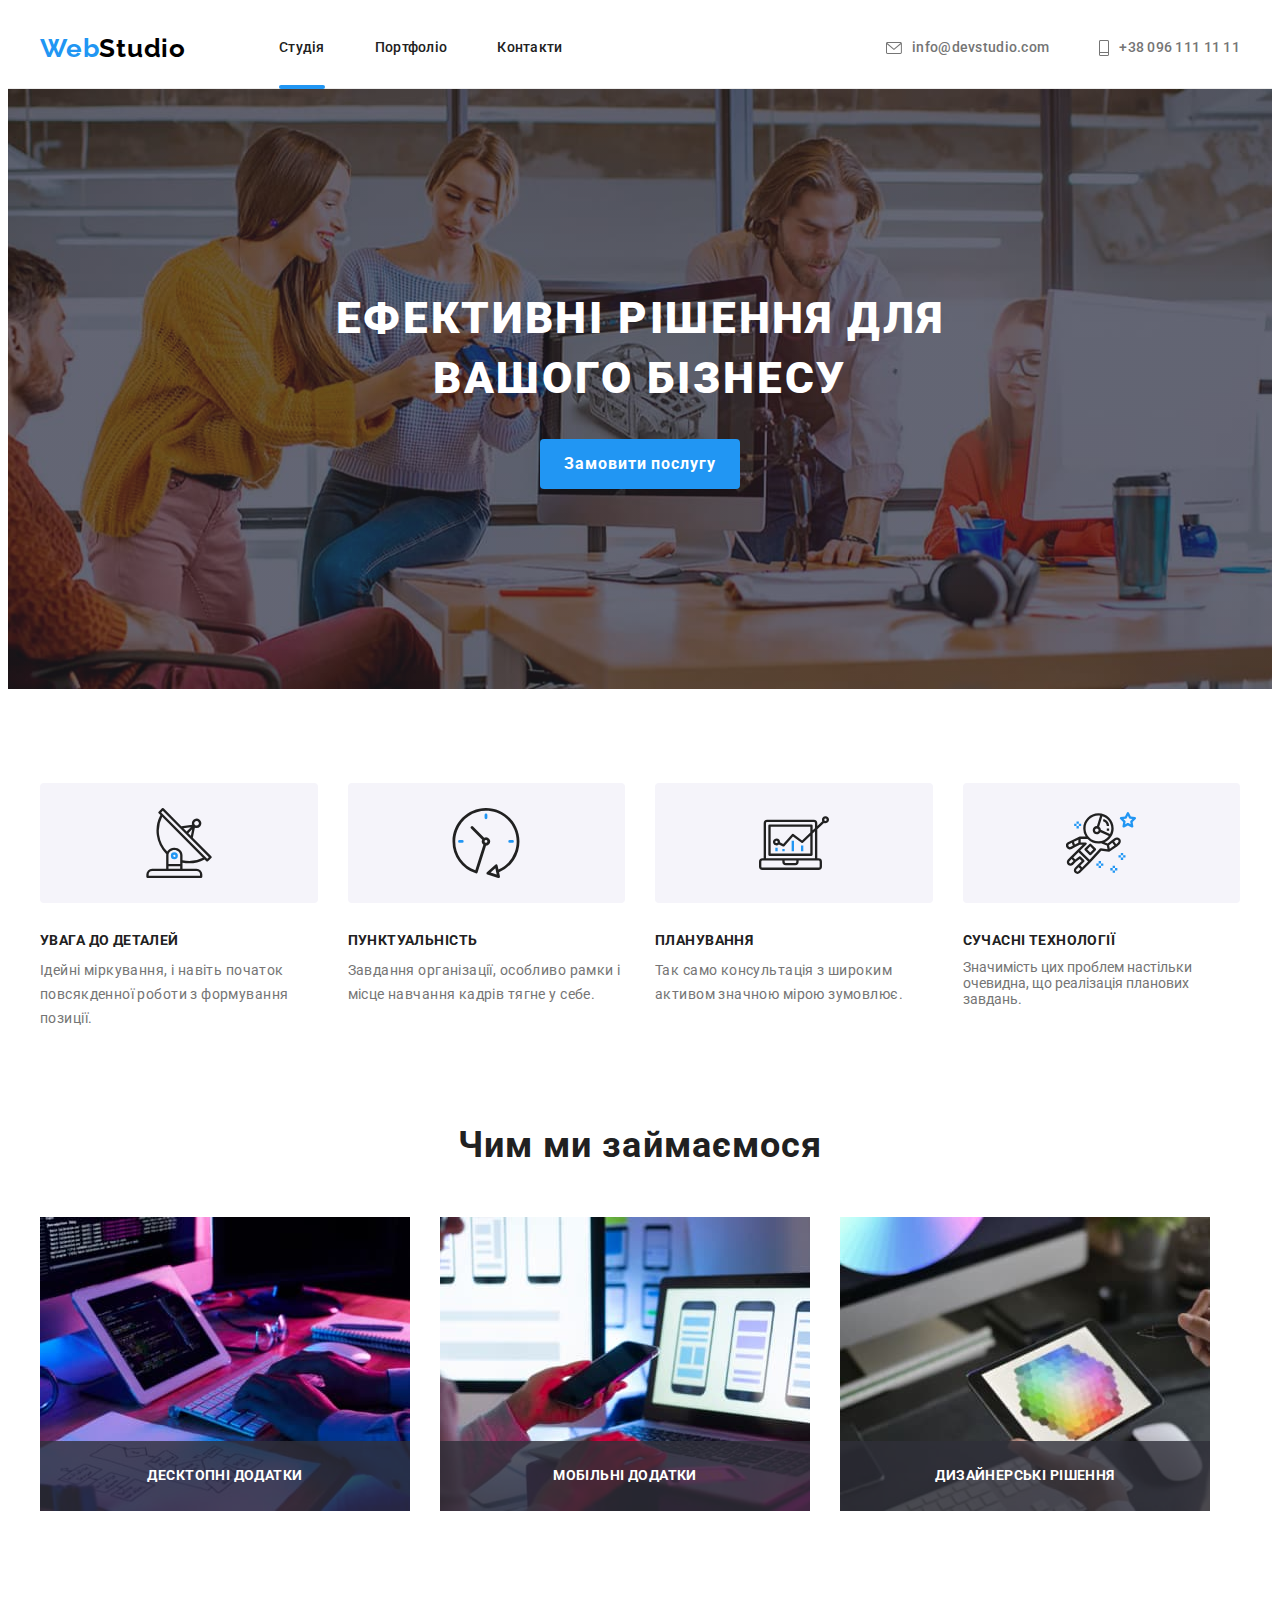
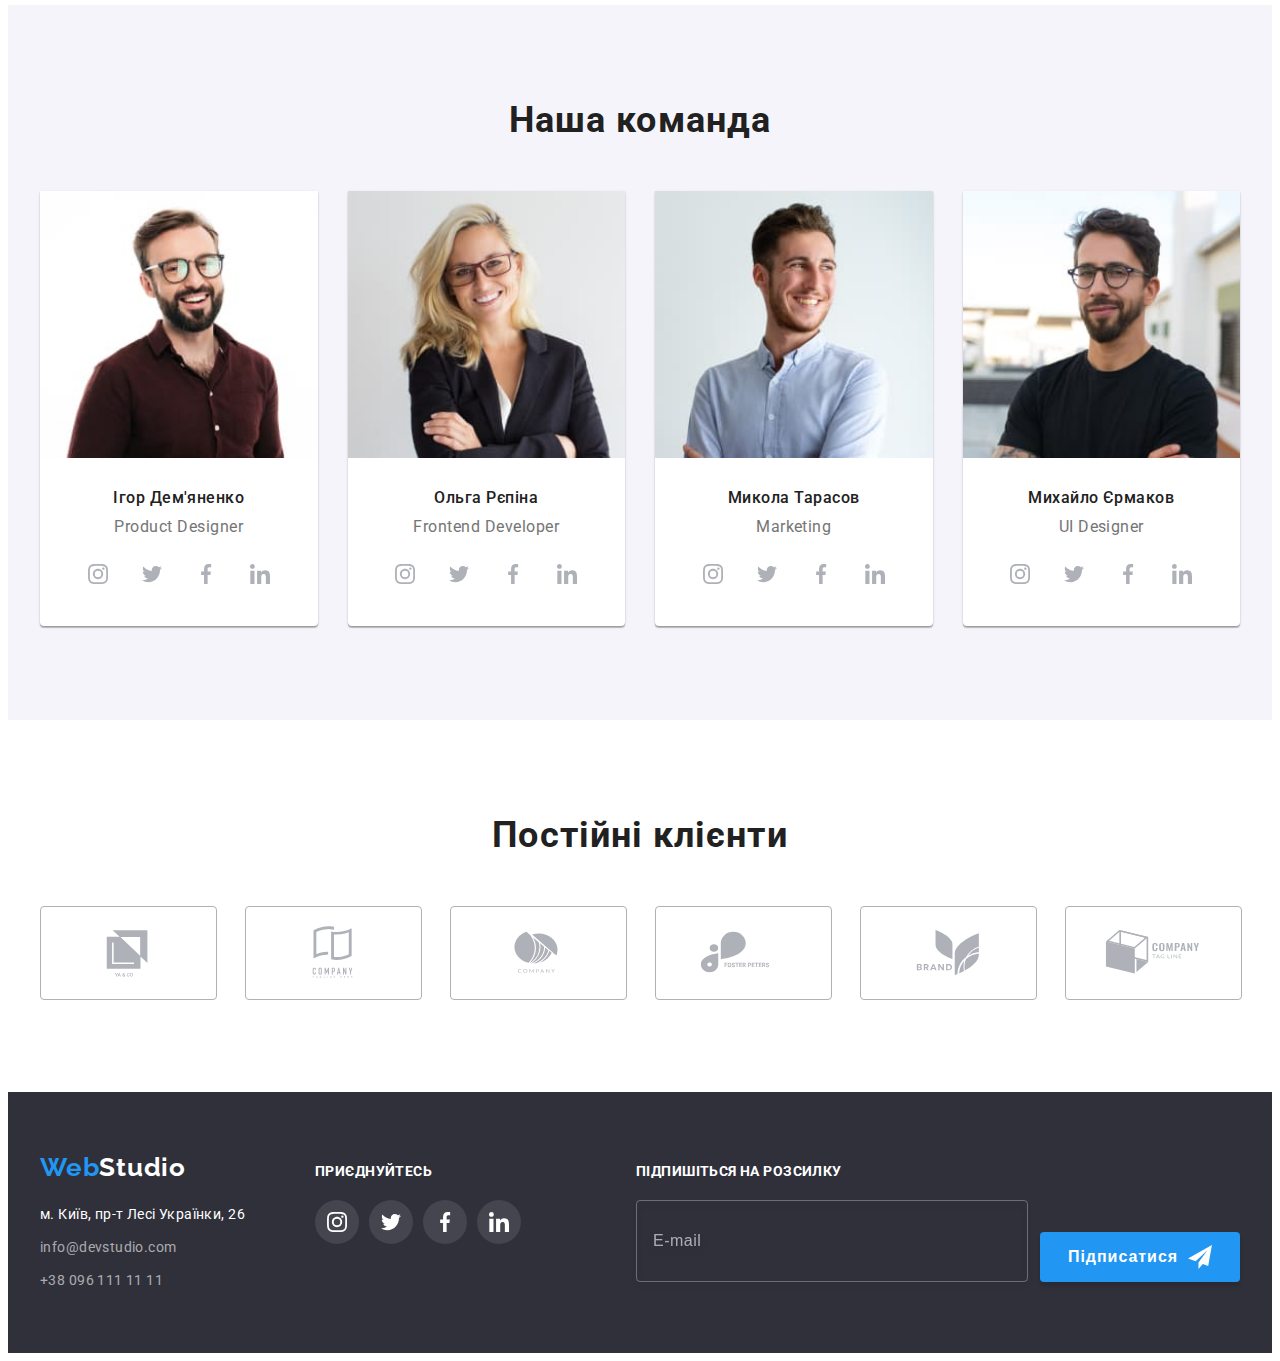
<file: index.html>
<!DOCTYPE html>
<html lang="uk">
  <head>
    <meta charset="UTF-8" />
    <meta http-equiv="X-UA-Compatible" content="IE=edge" />
    <meta name="viewport" content="width=device-width, initial-scale=1.0" />
    <title>WebStudio</title>
    <link rel="preconnect" href="https://fonts.googleapis.com" />
    <link rel="preconnect" href="https://fonts.gstatic.com" crossorigin />
    <link
      href="https://fonts.googleapis.com/css2?family=Raleway:wght@700&family=Roboto:wght@400;500;700;900&display=swap"
      rel="stylesheet"
    />
    <link
      rel="stylesheet"
      href="https://cdnjs.cloudflare.com/ajax/libs/modern-normalize/1.1.0/modern-normalize.min.css"
      integrity="sha512-wpPYUAdjBVSE4KJnH1VR1HeZfpl1ub8YT/NKx4PuQ5NmX2tKuGu6U/JRp5y+Y8XG2tV+wKQpNHVUX03MfMFn9Q=="
      crossorigin="anonymous"
      referrerpolicy="no-referrer"
    />
    <link rel="stylesheet" href="./css/main.min.css" />
  </head>
  <body>
    <header class="header">
      <div class="container header__container">
        <a class="logo header__logo" href="./index.html"
          >Web<span class="logo__right-part">Studio</span></a
        >
        <button class="icon-menu js-open-menu">
          <svg class="icon">
            <use href="./images/icons.svg#icon-menu"></use>
          </svg>
        </button>
        <nav class="navigation header__navigation">
          <ul class="navigation__list list">
            <li class="navigation__item">
              <a class="navigation__link navigation__link--current" href="./index.html">Студія</a>
            </li>
            <li class="navigation__item">
              <a class="navigation__link" href="./portfolio.html">Портфоліо</a>
            </li>
            <li class="navigation__item">
              <a class="navigation__link" href="#">Контакти</a>
            </li>
          </ul>
        </nav>
        <ul class="contacts list">
          <li class="contacts__item">
            <a class="contacts__link" href="mailto:info@devstudio.com"
              ><svg class="contacts__icon contacts__icon--email">
                <use href="./images/icons.svg#icon-email"></use></svg
              >info@devstudio.com</a
            >
          </li>
          <li class="contacts__item">
            <a class="contacts__link" href="tel:+380961111111"
              ><svg class="contacts__icon contacts__icon--phone">
                <use href="./images/icons.svg#icon-phone"></use></svg
              >+38 096 111 11 11</a
            >
          </li>
        </ul>
      </div>

      <div class="menu-container js-menu-container">
        <div class="container">
          <button class="icon-menu-close js-close-menu">
            <svg width="40" height="40">
              <use href="./images/icons.svg#icon-close-menu"></use>
            </svg>
          </button>
          <ul class="mobile-menu list">
            <li class="item"><a href="./index.html" class="link current">Студія</a></li>
            <li class="item"><a href="./portfolio.html" class="link">Портфоліо</a></li>
            <li class="item"><a href="" class="link">Контакти</a></li>
          </ul>

          <div>
            <ul class="mobile-menu-contacts list">
              <li class="item mobile-menu-phone">
                <a class="link" href="tel:+380961111111">+38 096 111 11 11</a>
              </li>
              <li class="item mobile-menu-email">
                <a class="link" href="mail:info@devstudio.com">info@devstudio.com</a>
              </li>
            </ul>

            <ul class="mobile-menu-networks list">
              <li class="item"><a class="link" href="">Instagram</a></li>
              <li class="item"><a class="link" href="">Twitter</a></li>
              <li class="item"><a class="link" href="">Facebook</a></li>
              <li class="item"><a class="link" href="">LinkedIn</a></li>
            </ul>
          </div>
        </div>
      </div>
    </header>
    <main>
      <section class="hero">
        <div class="container">
          <h1 class="hero__title">Ефективні рішення для вашого бізнесу</h1>
          <button class="hero__btn" type="button" data-modal-open>Замовити послугу</button>
        </div>
      </section>

      <section class="features section">
        <div class="container">
          <h2 class="section__title visually-hidden">Особливості</h2>
          <ul class="cards list">
            <li class="cards__item">
              <div class="cards__wrap">
                <svg class="cards__icon" width="70" height="70">
                  <use href="./images/icons.svg#icon-antenna"></use>
                </svg>
              </div>
              <h3 class="cards__title">Увага до деталей</h3>
              <p class="cards__descr">
                Ідейні міркування, і навіть початок повсякденної роботи з формування позиції.
              </p>
            </li>
            <li class="cards__item">
              <div class="cards__wrap">
                <svg class="cards__icon" width="70" height="70">
                  <use href="./images/icons.svg#icon-clock"></use>
                </svg>
              </div>
              <h3 class="cards__title">Пунктуальність</h3>
              <p class="cards__descr">
                Завдання організації, особливо рамки і місце навчання кадрів тягне у себе.
              </p>
            </li>
            <li class="cards__item">
              <div class="cards__wrap">
                <svg class="cards__icon" width="70" height="70">
                  <use href="./images/icons.svg#icon-diagram"></use>
                </svg>
              </div>
              <h3 class="cards__title">Планування</h3>
              <p class="cards__descr">
                Так само консультація з широким активом значною мірою зумовлює.
              </p>
            </li>
            <li class="cards__item">
              <div class="cards__wrap">
                <svg class="cards__icon" width="70" height="70">
                  <use href="./images/icons.svg#icon-astronaut"></use>
                </svg>
              </div>
              <h3 class="cards__title">Сучасні технології</h3>
              <p>Значимість цих проблем настільки очевидна, що реалізація планових завдань.</p>
            </li>
          </ul>
        </div>
      </section>

      <section class="section section-work">
        <div class="container">
          <h2 class="section__title">Чим ми займаємося</h2>
          <ul class="work list">
            <li class="work__item">
              <div class="work__thumb">
                <img
                  srcset="./images/type-work-1.jpg 1x, ./images/type-work-1-2x.jpg 2x"
                  src="./images/type-work-1.jpg"
                  alt="Складання алгоритму роботи"
                  width="370"
                />
                <p class="work__title">Десктопні додатки</p>
              </div>
            </li>
            <li class="work__item">
              <div class="work__thumb">
                <img
                  srcset="./images/type-work-2.jpg 1x, ./images/type-work-2-2x.jpg 2x"
                  src="./images/type-work-2.jpg"
                  alt="Мобільні пристрої"
                  width="370"
                />
                <p class="work__title">Мобільні додатки</p>
              </div>
            </li>
            <li class="work__item">
              <div class="work__thumb">
                <img
                  srcset="./images/type-work-3.jpg 1x, ./images/type-work-3-2x.jpg 2x"
                  src="./images/type-work-3.jpg"
                  alt="Планшети"
                  width="370"
                />
                <p class="work__title">Дизайнерські рішення</p>
              </div>
            </li>
          </ul>
        </div>
      </section>

      <section class="section section--bg-light">
        <div class="container">
          <h2 class="section__title">Наша команда</h2>
          <ul class="people-list list">
            <li class="people-list__item">
              <picture>
                <source
                  srcset="./images/member-1.jpg 1x, ./images/member-1-2x.jpg 2x"
                  media="(min-width: 1200px)"
                />
                <source
                  srcset="./images/member-1-tablet.jpg 1x, ./images/member-1-tablet-2x.jpg 2x"
                  media="(min-width: 768px)"
                />
                <source
                  srcset="./images/member-1-mobile.jpg 1x, ./images/member-1-mobile-2x.jpg 2x"
                  media="(max-width: 767px)"
                />
                <img
                  class="people-list__img"
                  src="./images/member-1.jpg"
                  alt="Ігор Дем'яненко"
                  width="450"
                />
              </picture>
              <div class="people-list__info">
                <h3 class="people-list__title">Ігор Дем'яненко</h3>
                <p class="people-list__descr" lang="en">Product Designer</p>
                <ul class="networks list">
                  <li class="networks__item">
                    <a class="networks__link networks__link--light" href="#">
                      <svg class="networks__icon">
                        <use href="./images/icons.svg#icon-instagram"></use>
                      </svg>
                    </a>
                  </li>
                  <li class="networks__item">
                    <a class="networks__link networks__link--light" href="#">
                      <svg class="networks__icon">
                        <use href="./images/icons.svg#icon-twitter"></use>
                      </svg>
                    </a>
                  </li>
                  <li class="networks__item">
                    <a class="networks__link networks__link--light" href="#">
                      <svg class="networks__icon">
                        <use href="./images/icons.svg#icon-facebook"></use>
                      </svg>
                    </a>
                  </li>
                  <li class="networks__item">
                    <a class="networks__link networks__link--light" href="#">
                      <svg class="networks__icon">
                        <use href="./images/icons.svg#icon-linkedin"></use>
                      </svg>
                    </a>
                  </li>
                </ul>
              </div>
            </li>
            <li class="people-list__item">
              <picture>
                <source
                  srcset="./images/member-2.jpg 1x, ./images/member-2-2x.jpg 2x"
                  media="(min-width: 1200px)"
                />
                <source
                  srcset="./images/member-2-tablet.jpg 1x, ./images/member-2-tablet-2x.jpg 2x"
                  media="(min-width: 768px)"
                />
                <source
                  srcset="./images/member-2-mobile.jpg 1x, ./images/member-2-mobile-2x.jpg 2x"
                  media="(max-width: 767px)"
                />
                <img
                  class="people-list__img"
                  src="./images/member-2.jpg"
                  alt="Ольга Рєпіна"
                  width="450"
                />
              </picture>
              <div class="people-list__info">
                <h3 class="people-list__title">Ольга Рєпіна</h3>
                <p class="people-list__descr" lang="en">Frontend Developer</p>
                <ul class="networks list">
                  <li class="networks__item">
                    <a class="networks__link networks__link--light" href="#">
                      <svg class="networks__icon">
                        <use href="./images/icons.svg#icon-instagram"></use>
                      </svg>
                    </a>
                  </li>
                  <li class="networks__item">
                    <a class="networks__link networks__link--light" href="#">
                      <svg class="networks__icon">
                        <use href="./images/icons.svg#icon-twitter"></use>
                      </svg>
                    </a>
                  </li>
                  <li class="networks__item">
                    <a class="networks__link networks__link--light" href="#">
                      <svg class="networks__icon">
                        <use href="./images/icons.svg#icon-facebook"></use>
                      </svg>
                    </a>
                  </li>
                  <li class="networks__item">
                    <a class="networks__link networks__link--light" href="#">
                      <svg class="networks__icon">
                        <use href="./images/icons.svg#icon-linkedin"></use>
                      </svg>
                    </a>
                  </li>
                </ul>
              </div>
            </li>
            <li class="people-list__item">
              <picture>
                <source
                  srcset="./images/member-3.jpg 1x, ./images/member-3-2x.jpg 2x"
                  media="(min-width: 1200px)"
                />
                <source
                  srcset="./images/member-3-tablet.jpg 1x, ./images/member-3-tablet-2x.jpg 2x"
                  media="(min-width: 768px)"
                />
                <source
                  srcset="./images/member-3-mobile.jpg 1x, ./images/member-3-mobile-2x.jpg 2x"
                  media="(max-width: 767px)"
                />
                <img
                  class="people-list__img"
                  src="./images/member-3.jpg"
                  alt="Микола Тарасов"
                  width="450"
                />
              </picture>
              <div class="people-list__info">
                <h3 class="people-list__title">Микола Тарасов</h3>
                <p class="people-list__descr" lang="en">Marketing</p>
                <ul class="networks list">
                  <li class="networks__item">
                    <a class="networks__link networks__link--light" href="#">
                      <svg class="networks__icon">
                        <use href="./images/icons.svg#icon-instagram"></use>
                      </svg>
                    </a>
                  </li>
                  <li class="networks__item">
                    <a class="networks__link networks__link--light" href="#">
                      <svg class="networks__icon">
                        <use href="./images/icons.svg#icon-twitter"></use>
                      </svg>
                    </a>
                  </li>
                  <li class="networks__item">
                    <a class="networks__link networks__link--light" href="#">
                      <svg class="networks__icon">
                        <use href="./images/icons.svg#icon-facebook"></use>
                      </svg>
                    </a>
                  </li>
                  <li class="networks__item">
                    <a class="networks__link networks__link--light" href="#">
                      <svg class="networks__icon">
                        <use href="./images/icons.svg#icon-linkedin"></use>
                      </svg>
                    </a>
                  </li>
                </ul>
              </div>
            </li>
            <li class="people-list__item">
              <picture>
                <source
                  srcset="./images/member-4.jpg 1x, ./images/member-4-2x.jpg 2x"
                  media="(min-width: 1200px)"
                />
                <source
                  srcset="./images/member-4-tablet.jpg 1x, ./images/member-4-tablet-2x.jpg 2x"
                  media="(min-width: 768px)"
                />
                <source
                  srcset="./images/member-4-mobile.jpg 1x, ./images/member-4-mobile-2x.jpg 2x"
                  media="(max-width: 767px)"
                />
                <img
                  class="people-list__img"
                  src="./images/member-4.jpg"
                  alt="Михайло Єрмаков"
                  width="450"
                />
              </picture>
              <div class="people-list__info">
                <h3 class="people-list__title">Михайло Єрмаков</h3>
                <p class="people-list__descr" lang="en">UI Designer</p>
                <ul class="networks list">
                  <li class="networks__item">
                    <a class="networks__link networks__link--light" href="#">
                      <svg class="networks__icon">
                        <use href="./images/icons.svg#icon-instagram"></use>
                      </svg>
                    </a>
                  </li>
                  <li class="networks__item">
                    <a class="networks__link networks__link--light" href="#">
                      <svg class="networks__icon">
                        <use href="./images/icons.svg#icon-twitter"></use>
                      </svg>
                    </a>
                  </li>
                  <li class="networks__item">
                    <a class="networks__link networks__link--light" href="#">
                      <svg class="networks__icon">
                        <use href="./images/icons.svg#icon-facebook"></use>
                      </svg>
                    </a>
                  </li>
                  <li class="networks__item">
                    <a class="networks__link networks__link--light" href="#">
                      <svg class="networks__icon">
                        <use href="./images/icons.svg#icon-linkedin"></use>
                      </svg>
                    </a>
                  </li>
                </ul>
              </div>
            </li>
          </ul>
        </div>
      </section>

      <section class="section">
        <div class="container">
          <h2 class="section__title">Постійні клієнти</h2>
          <ul class="icons list">
            <li class="icons__item">
              <a class="icons__link" href="#">
                <svg class="icons__icon">
                  <use href="./images/icons.svg#icon-icons__1"></use>
                </svg>
              </a>
            </li>
            <li class="icons__item">
              <a class="icons__link" href="#">
                <svg class="icons__icon">
                  <use href="./images/icons.svg#icon-icons__2"></use>
                </svg>
              </a>
            </li>
            <li class="icons__item">
              <a class="icons__link" href="#">
                <svg class="icons__icon">
                  <use href="./images/icons.svg#icon-icons__3"></use>
                </svg>
              </a>
            </li>
            <li class="icons__item">
              <a class="icons__link" href="#">
                <svg class="icons__icon">
                  <use href="./images/icons.svg#icon-icons__4"></use>
                </svg>
              </a>
            </li>
            <li class="icons__item">
              <a class="icons__link" href="#">
                <svg class="icons__icon">
                  <use href="./images/icons.svg#icon-icons__5"></use>
                </svg>
              </a>
            </li>
            <li class="icons__item">
              <a class="icons__link" href="#">
                <svg class="icons__icon">
                  <use href="./images/icons.svg#icon-icons__6"></use>
                </svg>
              </a>
            </li>
          </ul>
        </div>
      </section>
    </main>
    <footer class="footer">
      <div class="container footer__container">
        <div class="footer__info">
          <div class="address footer__address">
            <a class="logo footer__logo" href="./index.html"
              >Web<span class="logo__right-part--white">Studio</span></a
            >
            <address>
              <ul class="list">
                <li class="address__item">
                  <a
                    class="address__link"
                    href="https://goo.gl/maps/juobPnAC9SNeync3A"
                    target="_blank"
                    rel="noopener noreferrer nofollow"
                    >м. Київ, пр-т Лесі Українки, 26</a
                  >
                </li>
                <li class="address__item">
                  <a class="address__link address__link--contacts" href="mailto:info@devstudio.com"
                    >info@devstudio.com</a
                  >
                </li>
                <li class="address__item">
                  <a class="address__link address__link--contacts" href="tel:+380961111111"
                    >+38 096 111 11 11</a
                  >
                </li>
              </ul>
            </address>
          </div>
          <div class="networks-block footer__networks-block">
            <p class="networks-block__title">Приєднуйтесь</p>
            <ul class="networks list">
              <li class="networks__item">
                <a class="networks__link networks__link--dark" href="#">
                  <svg class="networks__icon">
                    <use href="./images/icons.svg#icon-instagram"></use>
                  </svg>
                </a>
              </li>
              <li class="networks__item">
                <a class="networks__link networks__link--dark" href="#">
                  <svg class="networks__icon">
                    <use href="./images/icons.svg#icon-twitter"></use>
                  </svg>
                </a>
              </li>
              <li class="networks__item">
                <a class="networks__link networks__link--dark" href="#">
                  <svg class="networks__icon">
                    <use href="./images/icons.svg#icon-facebook"></use>
                  </svg>
                </a>
              </li>
              <li class="networks__item">
                <a class="networks__link networks__link--dark" href="#">
                  <svg class="networks__icon">
                    <use href="./images/icons.svg#icon-linkedin"></use>
                  </svg>
                </a>
              </li>
            </ul>
          </div>
        </div>

        <form class="subscription">
          <label class="subscription__label"
            ><span class="subscription__title">Підпишіться на розсилку</span>

            <input
              class="subscription__email"
              type="email"
              name="email"
              placeholder="E-mail" /></label
          ><button class="subscription-btn" type="submit">
            <span class="subscription-btn__title">Підписатися</span>
            <svg class="subscription-btn__icon" width="24" height="24">
              <use href="./images/icons.svg#icon-send"></use>
            </svg>
          </button>
        </form>
      </div>
    </footer>

    <div class="backdrop is-hidden" data-modal>
      <div class="modal">
        <button class="modal-close" type="button" data-modal-close>
          <svg class="icon" width="18" height="18">
            <use href="./images/icons.svg#icon-close-black"></use>
          </svg>
        </button>
        <h2 class="modal-title">Залиште свої дані, ми вам передзвонимо</h2>
        <form class="form-order">
          <label class="form-field">
            <span class="form-label">Ім'я</span>
            <span class="form-control">
              <input type="text" class="form-input-text" name="name" />
              <svg class="input-icon">
                <use href="./images/icons.svg#icon-person-black"></use>
              </svg>
            </span>
          </label>
          <label class="form-field">
            <span class="form-label">Телефон</span>
            <span class="form-control">
              <input type="tel" class="form-input-text" name="phone" />
              <svg class="input-icon">
                <use href="./images/icons.svg#icon-phone-black"></use>
              </svg>
            </span>
          </label>
          <label class="form-field">
            <span class="form-label">Пошта</span>
            <span class="form-control">
              <input type="email" class="form-input-text" name="email" />
              <svg class="input-icon">
                <use href="./images/icons.svg#icon-person-black"></use>
              </svg>
            </span>
          </label>
          <label class="form-field-comments">
            <span class="form-label">Коментар</span>
            <textarea class="comments" name="comments" placeholder="Введіть текст"></textarea>
          </label>
          <label class="form-field-agree">
            <input type="checkbox" class="agree" name="agree" />
            <svg class="agree-icon">
              <use href="./images/icons.svg#icon-check"></use>
            </svg>
            <span class="agree-label"
              >Погоджуюся з розсилкою та приймаю
              <a href="" class="agree-link">Умови договору</a></span
            >
          </label>
          <button class="order-send" type="submit">Відправити</button>
        </form>
      </div>
    </div>

    <script src="./js/modal.js"></script>
    <script src="./js/mobile-menu.js"></script>
  </body>
</html>
</file>
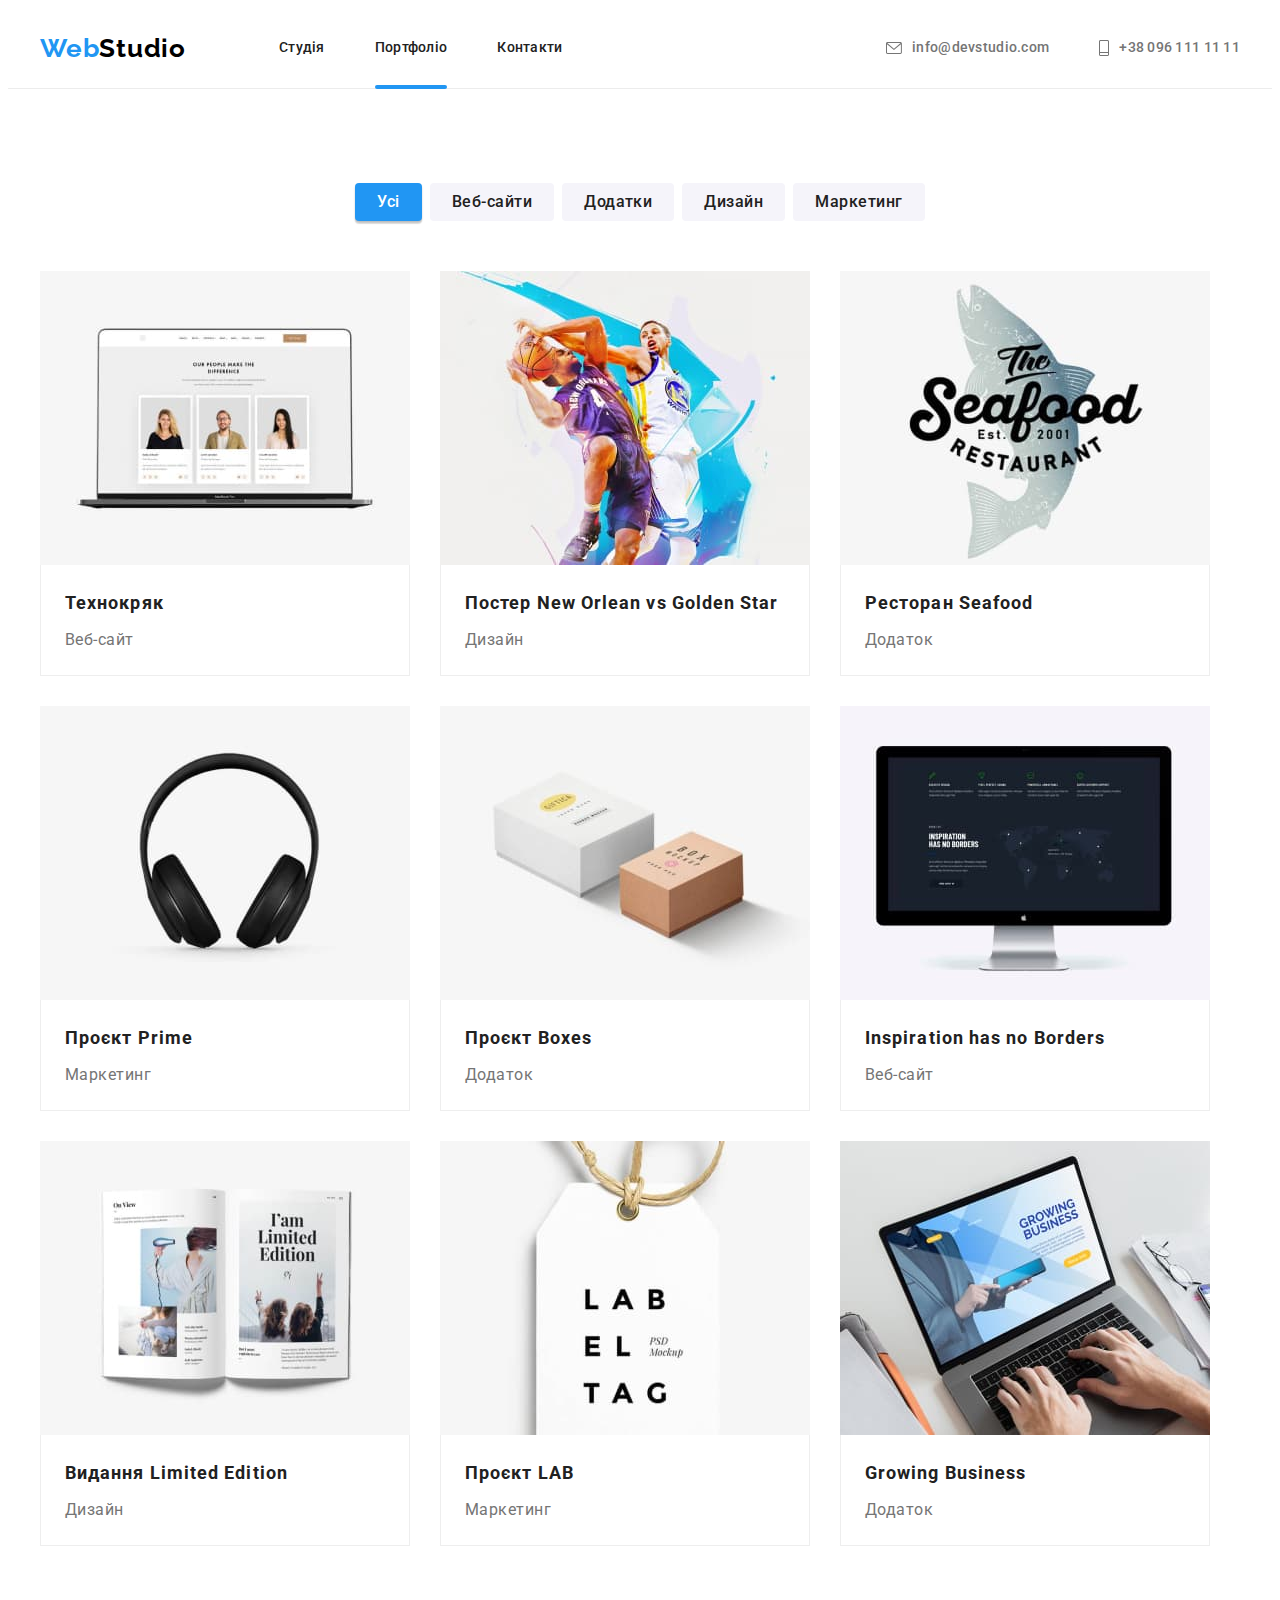
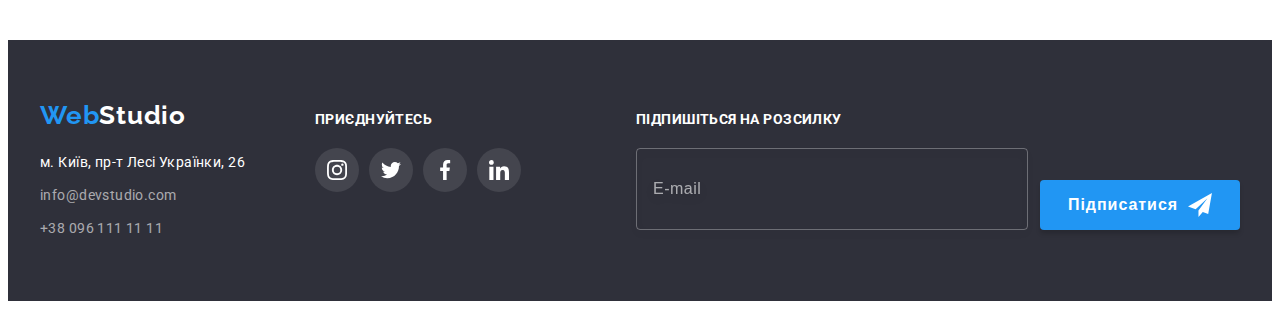
<file: portfolio.html>
<!DOCTYPE html>
<html lang="uk">
  <head>
    <meta charset="UTF-8" />
    <meta http-equiv="X-UA-Compatible" content="IE=edge" />
    <meta name="viewport" content="width=device-width, initial-scale=1.0" />
    <title>Портфоліо</title>
    <link rel="preconnect" href="https://fonts.googleapis.com" />
    <link rel="preconnect" href="https://fonts.gstatic.com" crossorigin />
    <link
      href="https://fonts.googleapis.com/css2?family=Raleway:wght@700&family=Roboto:wght@400;500;700;900&display=swap"
      rel="stylesheet"
    />
    <link
      rel="stylesheet"
      href="https://cdnjs.cloudflare.com/ajax/libs/modern-normalize/1.1.0/modern-normalize.min.css"
      integrity="sha512-wpPYUAdjBVSE4KJnH1VR1HeZfpl1ub8YT/NKx4PuQ5NmX2tKuGu6U/JRp5y+Y8XG2tV+wKQpNHVUX03MfMFn9Q=="
      crossorigin="anonymous"
      referrerpolicy="no-referrer"
    />
    <link rel="stylesheet" href="./css/main.min.css" />
  </head>
  <body>
    <header class="header">
      <div class="container header__container">
        <nav class="navigation header__navigation">
          <a class="logo header__logo" href="./index.html"
            >Web<span class="logo__right-part">Studio</span></a
          >
          <ul class="navigation__list list">
            <li class="navigation__item">
              <a class="navigation__link" href="./index.html">Студія</a>
            </li>
            <li class="navigation__item">
              <a class="navigation__link navigation__link--current" href="./portfolio.html"
                >Портфоліо</a
              >
            </li>
            <li class="navigation__item">
              <a class="navigation__link" href="#">Контакти</a>
            </li>
          </ul>
        </nav>
        <ul class="contacts list">
          <li class="contacts__item">
            <a class="contacts__link" href="mailto:info@devstudio.com"
              ><svg class="contacts__icon" width="16" height="12">
                <use href="./images/icons.svg#icon-email"></use></svg
              >info@devstudio.com</a
            >
          </li>
          <li class="contacts__item">
            <a class="contacts__link" href="tel:+380961111111"
              ><svg class="contacts__icon" width="10" height="16">
                <use href="./images/icons.svg#icon-phone"></use></svg
              >+38 096 111 11 11</a
            >
          </li>
        </ul>
      </div>
    </header>
    <main>
      <section class="section">
        <div class="container">
          <h1 class="visually-hidden">Portfolio</h1>
          <ul class="portfolio-btn-list list">
            <li class="portfolio-btn-item">
              <button class="portfolio-btn current" type="button">Усі</button>
            </li>
            <li class="portfolio-btn-item">
              <button class="portfolio-btn" type="button">Веб-сайти</button>
            </li>
            <li class="portfolio-btn-item">
              <button class="portfolio-btn" type="button">Додатки</button>
            </li>
            <li class="portfolio-btn-item">
              <button class="portfolio-btn" type="button">Дизайн</button>
            </li>
            <li class="portfolio-btn-item">
              <button class="portfolio-btn" type="button">Маркетинг</button>
            </li>
          </ul>

          <ul class="portfolio-list list">
            <li class="portfolio-item">
              <a class="portfolio-link" href="#">
                <div class="portfolio-thumb">
                  <img
                    class="portfolio-img"
                    src="./images/project-1.jpg"
                    alt="Технокряк"
                    width="370"
                  />
                  <p class="portfolio-overlay">
                    Ресурс пропонує комплексні пропозиції з різним рівнем функціоналу та сервісів.
                    Все це дозволить відвідувачу отримати вичерпні відомості про компанію чи
                    приватну особу.
                  </p>
                </div>
                <div class="portfolio-info">
                  <h2 class="portfolio-title">Технокряк</h2>
                  <p class="portfolio-descr">Веб-сайт</p>
                </div>
              </a>
            </li>
            <li class="portfolio-item">
              <a class="portfolio-link" href="#">
                <div class="portfolio-thumb">
                  <img
                    class="portfolio-img"
                    src="./images/project-2.jpg"
                    alt="Технокряк"
                    width="370"
                  />
                  <p class="portfolio-overlay">
                    Ресурс пропонує комплексні пропозиції з різним рівнем функціоналу та сервісів.
                    Все це дозволить відвідувачу отримати вичерпні відомості про компанію чи
                    приватну особу.
                  </p>
                </div>
                <div class="portfolio-info">
                  <h2 class="portfolio-title">Постер New Orlean vs Golden Star</h2>
                  <p class="portfolio-descr">Дизайн</p>
                </div>
              </a>
            </li>
            <li class="portfolio-item">
              <a class="portfolio-link" href="#">
                <div class="portfolio-thumb">
                  <img
                    class="portfolio-img"
                    src="./images/project-3.jpg"
                    alt="Технокряк"
                    width="370"
                  />
                  <p class="portfolio-overlay">
                    Ресурс пропонує комплексні пропозиції з різним рівнем функціоналу та сервісів.
                    Все це дозволить відвідувачу отримати вичерпні відомості про компанію чи
                    приватну особу.
                  </p>
                </div>
                <div class="portfolio-info">
                  <h2 class="portfolio-title">Ресторан Seafood</h2>
                  <p class="portfolio-descr">Додаток</p>
                </div>
              </a>
            </li>
            <li class="portfolio-item">
              <a class="portfolio-link" href="#">
                <div class="portfolio-thumb">
                  <img
                    class="portfolio-img"
                    src="./images/project-4.jpg"
                    alt="Технокряк"
                    width="370"
                  />
                  <p class="portfolio-overlay">
                    Ресурс пропонує комплексні пропозиції з різним рівнем функціоналу та сервісів.
                    Все це дозволить відвідувачу отримати вичерпні відомості про компанію чи
                    приватну особу.
                  </p>
                </div>
                <div class="portfolio-info">
                  <h2 class="portfolio-title">Проєкт Prime</h2>
                  <p class="portfolio-descr">Маркетинг</p>
                </div>
              </a>
            </li>
            <li class="portfolio-item">
              <a class="portfolio-link" href="#">
                <div class="portfolio-thumb">
                  <img
                    class="portfolio-img"
                    src="./images/project-5.jpg"
                    alt="Технокряк"
                    width="370"
                  />
                  <p class="portfolio-overlay">
                    Ресурс пропонує комплексні пропозиції з різним рівнем функціоналу та сервісів.
                    Все це дозволить відвідувачу отримати вичерпні відомості про компанію чи
                    приватну особу.
                  </p>
                </div>
                <div class="portfolio-info">
                  <h2 class="portfolio-title">Проєкт Boxes</h2>
                  <p class="portfolio-descr">Додаток</p>
                </div>
              </a>
            </li>
            <li class="portfolio-item">
              <a class="portfolio-link" href="#">
                <div class="portfolio-thumb">
                  <img
                    class="portfolio-img"
                    src="./images/project-6.jpg"
                    alt="Технокряк"
                    width="370"
                  />
                  <p class="portfolio-overlay">
                    Ресурс пропонує комплексні пропозиції з різним рівнем функціоналу та сервісів.
                    Все це дозволить відвідувачу отримати вичерпні відомості про компанію чи
                    приватну особу.
                  </p>
                </div>
                <div class="portfolio-info">
                  <h2 class="portfolio-title">Inspiration has no Borders</h2>
                  <p class="portfolio-descr">Веб-сайт</p>
                </div>
              </a>
            </li>
            <li class="portfolio-item">
              <a class="portfolio-link" href="#">
                <div class="portfolio-thumb">
                  <img
                    class="portfolio-img"
                    src="./images/project-7.jpg"
                    alt="Технокряк"
                    width="370"
                  />
                  <p class="portfolio-overlay">
                    Ресурс пропонує комплексні пропозиції з різним рівнем функціоналу та сервісів.
                    Все це дозволить відвідувачу отримати вичерпні відомості про компанію чи
                    приватну особу.
                  </p>
                </div>
                <div class="portfolio-info">
                  <h2 class="portfolio-title">Видання Limited Edition</h2>
                  <p class="portfolio-descr">Дизайн</p>
                </div>
              </a>
            </li>
            <li class="portfolio-item">
              <a class="portfolio-link" href="#">
                <div class="portfolio-thumb">
                  <img
                    class="portfolio-img"
                    src="./images/project-8.jpg"
                    alt="Технокряк"
                    width="370"
                  />
                  <p class="portfolio-overlay">
                    Ресурс пропонує комплексні пропозиції з різним рівнем функціоналу та сервісів.
                    Все це дозволить відвідувачу отримати вичерпні відомості про компанію чи
                    приватну особу.
                  </p>
                </div>
                <div class="portfolio-info">
                  <h2 class="portfolio-title">Проєкт LAB</h2>
                  <p class="portfolio-descr">Маркетинг</p>
                </div>
              </a>
            </li>
            <li class="portfolio-item">
              <a class="portfolio-link" href="#">
                <div class="portfolio-thumb">
                  <img
                    class="portfolio-img"
                    src="./images/project-9.jpg"
                    alt="Технокряк"
                    width="370"
                  />
                  <p class="portfolio-overlay">
                    Ресурс пропонує комплексні пропозиції з різним рівнем функціоналу та сервісів.
                    Все це дозволить відвідувачу отримати вичерпні відомості про компанію чи
                    приватну особу.
                  </p>
                </div>
                <div class="portfolio-info">
                  <h2 class="portfolio-title">Growing Business</h2>
                  <p class="portfolio-descr">Додаток</p>
                </div>
              </a>
            </li>
          </ul>
        </div>
      </section>
    </main>
    <footer class="footer">
      <div class="container footer__container">
        <div class="footer__info">
          <div class="address footer__address">
            <a class="logo footer__logo" href="./index.html"
              >Web<span class="logo__right-part--white">Studio</span></a
            >
            <address>
              <ul class="list">
                <li class="address__item">
                  <a
                    class="address__link"
                    href="https://goo.gl/maps/juobPnAC9SNeync3A"
                    target="_blank"
                    rel="noopener noreferrer nofollow"
                    >м. Київ, пр-т Лесі Українки, 26</a
                  >
                </li>
                <li class="address__item">
                  <a class="address__link address__link--contacts" href="mailto:info@devstudio.com"
                    >info@devstudio.com</a
                  >
                </li>
                <li class="address__item">
                  <a class="address__link address__link--contacts" href="tel:+380961111111"
                    >+38 096 111 11 11</a
                  >
                </li>
              </ul>
            </address>
          </div>
          <div class="networks-block footer__networks-block">
            <p class="networks-block__title">Приєднуйтесь</p>
            <ul class="networks list">
              <li class="networks__item">
                <a class="networks__link networks__link--dark" href="#">
                  <svg class="networks__icon">
                    <use href="./images/icons.svg#icon-instagram"></use>
                  </svg>
                </a>
              </li>
              <li class="networks__item">
                <a class="networks__link networks__link--dark" href="#">
                  <svg class="networks__icon">
                    <use href="./images/icons.svg#icon-twitter"></use>
                  </svg>
                </a>
              </li>
              <li class="networks__item">
                <a class="networks__link networks__link--dark" href="#">
                  <svg class="networks__icon">
                    <use href="./images/icons.svg#icon-facebook"></use>
                  </svg>
                </a>
              </li>
              <li class="networks__item">
                <a class="networks__link networks__link--dark" href="#">
                  <svg class="networks__icon">
                    <use href="./images/icons.svg#icon-linkedin"></use>
                  </svg>
                </a>
              </li>
            </ul>
          </div>
        </div>

        <form class="subscription">
          <label class="subscription__label"
            ><span class="subscription__title">Підпишіться на розсилку</span>

            <input
              class="subscription__email"
              type="email"
              name="email"
              placeholder="E-mail" /></label
          ><button class="subscription-btn" type="submit">
            <span class="subscription-btn__title">Підписатися</span>
            <svg class="subscription-btn__icon" width="24" height="24">
              <use href="./images/icons.svg#icon-send"></use>
            </svg>
          </button>
        </form>
      </div>
    </footer>
    <script src="./js/mobile-menu.js"></script>
  </body>
</html>
</file>
<file: css/main.min.css>
:root{--primary-text-color: #757575;--title-text-color: #212121;--accent-color: #2196f3;--accent-active-color: #188CE8;--primary-white-color: #ffffff;--primary-black-color: #000000;--dark-bg-color: #2f303a;--light-bg-color: #f5f4fa;--hero-gradient-color: rgba(47, 48, 58, 0.4);--icon-bg-color: #afb1b8}.visually-hidden{position:absolute;white-space:nowrap;width:1px;height:1px;overflow:hidden;border:0;padding:0;clip:rect(0 0 0 0);-webkit-clip-path:inset(50%);clip-path:inset(50%);margin:-1px}p,h1,h2,h3,h4,h5,h6{margin:0}ul,ol{margin:0;padding-left:0}button{cursor:pointer}address{font-style:normal}img{display:block;max-width:100%;height:auto}.list{list-style:none}body{font-family:"Roboto",sans-serif;font-size:14px;background-color:var(--primary-white-color);color:var(--primary-text-color)}.section{padding-top:60px;padding-bottom:60px}@media screen and (min-width: 1200px){.section{padding-top:94px;padding-bottom:94px}}.container{width:100%;padding-left:15px;padding-right:15px;margin:0 auto}@media screen and (min-width: 480px){.container{max-width:480px}}@media screen and (min-width: 768px){.container{max-width:720px}}@media screen and (min-width: 1200px){.container{max-width:1200px}}.logo{display:block;font-family:"Raleway",sans-serif;font-weight:700;font-size:24px;line-height:1.17;letter-spacing:.03em;color:var(--accent-color);text-decoration:none}@media screen and (min-width: 1200px){.logo{font-size:26px;line-height:1.19}}.header__logo{flex-grow:1}@media screen and (min-width: 768px){.header__logo{flex-grow:0;margin-right:88px}}@media screen and (min-width: 768px){.header__logo{margin-right:93px}}.footer__logo{margin-bottom:20px}.logo__right-part{color:var(--primary-black-color)}.logo__right-part--white{color:var(--primary-white-color)}.section__title{margin-bottom:30px;font-weight:700;font-size:28px;line-height:1.18;text-align:center;letter-spacing:.03em;color:var(--title-text-color)}@media screen and (min-width: 1200px){.section__title{margin-bottom:50px;font-size:36px;line-height:1.17}}.networks{display:flex;justify-content:center;gap:10px}.networks__item{width:44px;height:44px}.networks__link{display:flex;justify-content:center;align-items:center;width:100%;height:100%;border-radius:50%}.networks__link--light{color:var(--icon-bg-color);transition:color 250ms cubic-bezier(0.4, 0, 0.2, 1),background-color 250ms cubic-bezier(0.4, 0, 0.2, 1)}.networks__link--light:hover,.networks__link--light:focus{background-color:var(--accent-color);color:var(--primary-white-color)}.networks__link--dark{background-color:rgba(255,255,255,.1);color:var(--primary-white-color);transition:background-color 250ms cubic-bezier(0.4, 0, 0.2, 1)}.networks__link--dark:hover,.networks__link--dark:focus{background-color:var(--accent-color)}.networks__icon{width:20px;height:20px;fill:currentColor}.backdrop{position:fixed;left:0;top:0;width:100%;height:100%;background:rgba(0,0,0,.2);opacity:1;transition:opacity 250ms cubic-bezier(0.4, 0, 0.2, 1),visibility 250ms cubic-bezier(0.4, 0, 0.2, 1)}.backdrop.is-hidden{opacity:0;visibility:hidden;pointer-events:none}.modal{position:absolute;left:50%;top:50%;width:95%;max-height:95%;padding:40px;background:var(--primary-white-color);box-shadow:0px 1px 3px rgba(0,0,0,.12),0px 1px 1px rgba(0,0,0,.14),0px 2px 1px rgba(0,0,0,.2);border-radius:4px;transform:translate(-50%, -50%) scale(1);transition:transform 250ms cubic-bezier(0.4, 0, 0.2, 1);overflow-y:scroll}@media screen and (min-width: 480px){.modal{width:460px}}@media screen and (min-width: 1200px){.modal{width:528px}}.backdrop.is-hidden .modal{transform:translate(-50%, -50%) scale(0)}.modal-close{position:absolute;right:8px;top:8px;display:flex;justify-content:center;align-items:center;width:30px;height:30px;background:var(--primary-white-color);border:1px solid rgba(0,0,0,.1);border-radius:50%;cursor:pointer}.modal-close .icon{fill:currentColor;transition:fill 250ms cubic-bezier(0.4, 0, 0.2, 1)}.modal-close:hover .icon{fill:var(--accent-color)}.modal-title{margin-bottom:12px;font-weight:700;font-size:20px;line-height:1.5;text-align:center;letter-spacing:.03em;color:var(--title-text-color)}@media screen and (min-width: 1200px){.modal-title{line-height:1.15}}.form-field{display:block;margin-bottom:10px}.form-label{display:block;margin-bottom:4px;font-size:12px;line-height:1.17;letter-spacing:.01em;color:var(--primary-text-color)}.form-control{position:relative;display:block}.form-input-text{width:100%;height:40px;padding-left:42px;padding-right:12px;border:1px solid rgba(33,33,33,.2);border-radius:4px;outline:none;cursor:pointer;transition:border-color 250ms cubic-bezier(0.4, 0, 0.2, 1)}.form-input-text:focus{border-color:var(--accent-color)}.form-control .input-icon{position:absolute;left:12px;top:50%;transform:translateY(-50%);width:18px;height:18px;transition:fill 250ms cubic-bezier(0.4, 0, 0.2, 1)}.form-input-text:focus+.input-icon{fill:var(--accent-color)}.form-field-comments{display:block;margin-bottom:20px}.form-order .comments{display:block;width:100%;height:120px;padding:12px 16px;border:1px solid rgba(33,33,33,.2);border-radius:4px;outline:none;resize:none;cursor:pointer;transition:border-color 250ms cubic-bezier(0.4, 0, 0.2, 1)}.form-order .comments::-moz-placeholder{font-size:12px;line-height:1.17;letter-spacing:.01em;color:rgba(117,117,117,.5)}.form-order .comments:-ms-input-placeholder{font-size:12px;line-height:1.17;letter-spacing:.01em;color:rgba(117,117,117,.5)}.form-order .comments::placeholder{font-size:12px;line-height:1.17;letter-spacing:.01em;color:rgba(117,117,117,.5)}.form-order .comments:focus{border-color:var(--accent-color)}.form-field-agree{display:flex;align-items:center;justify-content:center;margin-bottom:30px;cursor:pointer}.agree{position:absolute;white-space:nowrap;width:1px;height:1px;overflow:hidden;border:0;padding:0;clip:rect(0 0 0 0);-webkit-clip-path:inset(50%);clip-path:inset(50%);margin:-1px}.agree-icon{width:16px;min-width:16px;height:15px;min-height:15px;margin-right:7px;border:2px solid var(--title-text-color);border-radius:3px;fill:rgba(0,0,0,0);transition:background-color 250ms cubic-bezier(0.4, 0, 0.2, 1),border-color 250ms cubic-bezier(0.4, 0, 0.2, 1),fill 250ms cubic-bezier(0.4, 0, 0.2, 1)}.agree:focus+.agree-icon{outline:1px solid var(--title-text-color)}.agree:checked+.agree-icon{border-color:rgba(0,0,0,0);background-color:var(--accent-color);fill:var(--primary-white-color)}.agree-label{font-size:12px;line-height:1.67;letter-spacing:.03em}@media screen and (min-width: 1200px){.agree-label{font-size:14px;line-height:1.71}}.agree-link{position:relative;margin-left:5px;color:var(--accent-color);text-decoration:none}.agree-link:after{position:absolute;left:-5px;bottom:0;content:"";width:100%;height:1px;background-color:var(--accent-color)}.order-send{display:block;width:200px;height:50px;margin:0 auto;background-color:var(--accent-color);box-shadow:0px 4px 4px rgba(0,0,0,.15);border-radius:4px;border:none;font-weight:700;font-size:16px;line-height:1.88;text-align:center;letter-spacing:.06em;color:var(--primary-white-color);cursor:pointer;transition:background-color 250ms cubic-bezier(0.4, 0, 0.2, 1)}.order-send:hover,.order-send:focus{background-color:var(--accent-active-color)}.header{border-bottom:1px solid #ececec}.header__container{display:flex;align-items:center}@media screen and (max-width: 767px){.header__container{height:60px}}.icon-menu{padding:0;border:none;background:none;transition:fill 250ms cubic-bezier(0.4, 0, 0.2, 1)}.icon-menu:hover{fill:var(--accent-color)}@media screen and (min-width: 768px){.icon-menu{display:none}}.icon-menu .icon{width:40px;height:40px}.menu-container{display:none;width:100vw;height:100vh;background-color:#fff;top:0;position:fixed;z-index:1;padding-top:48px;padding-bottom:48px;padding-left:40px;padding-right:40px}.menu-container.is-open{display:block}.menu-container>.container{height:100%;display:flex;flex-direction:column;justify-content:space-between;overflow:auto}.icon-menu-close{position:absolute;top:10px;right:15px;border:none;background:none;transition:fill 250ms cubic-bezier(0.4, 0, 0.2, 1)}.icon-menu-close:hover,.icon-menu-close:focus{fill:var(--accent-color)}.mobile-menu .item{margin-bottom:32px}.mobile-menu .link{font-weight:500;font-size:40px;line-height:1.18;letter-spacing:.02em;text-decoration:none;color:var(--title-text-color);transition:color 250ms cubic-bezier(0.4, 0, 0.2, 1)}.mobile-menu .link:hover,.mobile-menu .link:focus,.mobile-menu .link.current{color:var(--accent-color)}.mobile-menu-contacts .item{margin-bottom:32px}.mobile-menu-contacts .link{text-decoration:none}.mobile-menu-phone .link{font-weight:500;font-size:24px;line-height:1.18;letter-spacing:.02em;color:var(--accent-color)}@media screen and (min-width: 480px){.mobile-menu-phone .link{font-size:34px}}.mobile-menu-email .link{font-weight:500;font-size:22px;line-height:1.67;letter-spacing:.02em;color:var(--primary-text-color)}@media screen and (min-width: 480px){.mobile-menu-email .link{font-size:24px}}.mobile-menu-networks{display:flex;flex-wrap:wrap;gap:10px}@media screen and (min-width: 480px){.mobile-menu-networks{flex-wrap:nowrap}}.mobile-menu-networks .item:not(:last-child){padding-right:10px;border-right:1px solid rgba(33,33,33,.2)}.mobile-menu-networks .link{font-size:18px;line-height:1.22;letter-spacing:.02em;color:var(--accent-color);text-decoration:none}.navigation{display:none}@media screen and (min-width: 768px){.navigation{display:flex;align-items:center}}.header__navigation{margin-right:auto}.navigation__list{display:flex}.navigation__item:not(:last-child){margin-right:50px}.navigation__link{position:relative;display:block;padding-top:32px;padding-bottom:32px;font-weight:500;line-height:1.14;letter-spacing:.02em;color:var(--title-text-color);text-decoration:none;transition:color 250ms cubic-bezier(0.4, 0, 0.2, 1)}.navigation__link:hover,.navigation__link:focus,.navigation__link.current{color:var(--accent-color)}.navigation__link--current::after{position:absolute;left:0;bottom:-1px;width:100%;height:4px;content:"";background:var(--accent-color);border-radius:2px}.contacts{display:none}@media screen and (min-width: 768px){.contacts{display:flex;flex-direction:column;gap:10px}}@media screen and (min-width: 1200px){.contacts{flex-direction:row;gap:50px}}.contacts__link{display:flex;align-items:center;font-weight:500;font-size:12px;line-height:1.67;letter-spacing:.02em;color:var(--primary-text-color);text-decoration:none;transition:color 250ms cubic-bezier(0.4, 0, 0.2, 1)}@media screen and (min-width: 1200px){.contacts__link{font-size:14px;line-height:1.14}}.contacts__link:hover,.contacts__link:focus{color:var(--accent-color)}.contacts__icon{margin-right:10px;fill:currentColor}.contacts__icon--email{width:14px;height:10px}@media screen and (min-width: 1200px){.contacts__icon--email{width:16px;height:12px}}.contacts__icon--phone{width:10px;height:14px}@media screen and (min-width: 1200px){.contacts__icon--phone{width:10px;height:16px}}.hero{max-width:100%;margin:0 auto;padding-top:118px;padding-bottom:118px;text-align:center;background-image:linear-gradient(var(--hero-gradient-color), var(--hero-gradient-color)),url(../images/hero-bg-mobile.jpg);background-size:cover;background-position:center top;background-repeat:no-repeat}@media(min-device-pixel-ratio: 2),(-webkit-min-device-pixel-ratio: 2),(min-resolution: 192dpi),(min-resolution: 2dppx){.hero{background-image:linear-gradient(var(--hero-gradient-color), var(--hero-gradient-color)),url(../images/hero-bg-mobile-2x.jpg)}}@media screen and (min-width: 768px){.hero{max-width:768px;background-image:linear-gradient(var(--hero-gradient-color), var(--hero-gradient-color)),url(../images/hero-bg-tablet.jpg)}}@media screen and (min-width: 768px)and (min-device-pixel-ratio: 2),screen and (min-width: 768px)and (-webkit-min-device-pixel-ratio: 2),screen and (min-width: 768px)and (min-resolution: 192dpi),screen and (min-width: 768px)and (min-resolution: 2dppx){.hero{background-image:linear-gradient(var(--hero-gradient-color), var(--hero-gradient-color)),url(../images/hero-bg-tablet-2x.jpg)}}@media screen and (min-width: 1200px){.hero{max-width:1600px;padding-top:200px;padding-bottom:200px;background-image:linear-gradient(var(--hero-gradient-color), var(--hero-gradient-color)),url(../images/hero-bg.jpg)}}@media screen and (min-width: 1200px)and (min-device-pixel-ratio: 2),screen and (min-width: 1200px)and (-webkit-min-device-pixel-ratio: 2),screen and (min-width: 1200px)and (min-resolution: 192dpi),screen and (min-width: 1200px)and (min-resolution: 2dppx){.hero{background-image:linear-gradient(var(--hero-gradient-color), var(--hero-gradient-color)),url(../images/hero-bg-2x.jpg)}}.hero__title{max-width:360px;margin:0 auto 30px;font-weight:900;font-size:26px;line-height:1.62;letter-spacing:.06em;text-transform:uppercase;color:var(--primary-white-color)}@media screen and (min-width: 1200px){.hero__title{max-width:696px;font-size:44px;line-height:1.36}}.hero__btn{padding-top:10px;padding-bottom:10px;padding-left:24px;padding-right:24px;font-family:inherit;font-weight:700;font-size:16px;line-height:1.88;text-align:center;letter-spacing:.06em;color:var(--primary-white-color);background-color:var(--accent-color);border-radius:4px;border:none;cursor:pointer;transition:background-color 250ms cubic-bezier(0.4, 0, 0.2, 1)}.hero__btn:hover,.hero__btn:focus{background-color:var(--accent-active-color)}.features{padding-bottom:60px}@media screen and (min-width: 1200px){.features{padding-bottom:0}}.cards{display:flex;flex-wrap:wrap;gap:30px}@media screen and (min-width: 1200px){.cards{flex-wrap:nowrap}}.cards__item{width:calc((100% - 0px)/1)}@media screen and (min-width: 768px){.cards__item{width:calc((100% - 30px)/2)}}@media screen and (min-width: 1200px){.cards__item{width:calc((100% - 90px)/4)}}.cards__wrap{display:flex;justify-content:center;align-items:center;width:100%;height:120px;margin-bottom:30px;background:var(--light-bg-color);border-radius:4px}.cards__title{margin-bottom:10px;font-size:14px;line-height:1.14;letter-spacing:.03em;text-transform:uppercase;color:var(--title-text-color);text-align:center}@media screen and (min-width: 768px){.cards__title{text-align:left}}.cards__descr{line-height:1.71;letter-spacing:.03em}.section-work{display:none}@media screen and (min-width: 1200px){.section-work{display:block}}.work{display:flex}.work__item{width:370px}.work__item:not(:last-child){margin-right:30px}.work__thumb{position:relative}.work__title{position:absolute;left:0;bottom:0;width:100%;padding-top:27px;padding-bottom:27px;font-weight:700;font-size:14px;line-height:1.14;text-align:center;letter-spacing:.03em;text-transform:uppercase;color:var(--primary-white-color);background-color:rgba(47,48,58,.8)}.section--bg-light{background-color:var(--light-bg-color)}.people-list{display:flex;flex-wrap:wrap;gap:30px}@media screen and (min-width: 1200px){.people-list{flex-wrap:nowrap}}.people-list__item{width:calc((100% - 0px)/1);background-color:var(--primary-white-color);box-shadow:0px 1px 3px rgba(0,0,0,.12),0px 1px 1px rgba(0,0,0,.14),0px 2px 1px rgba(0,0,0,.2);border-radius:0px 0px 4px 4px}@media screen and (min-width: 768px){.people-list__item{width:calc((100% - 30px)/2)}}@media screen and (min-width: 1200px){.people-list__item{width:calc((100% - 90px)/4)}}.people-list__info{padding:30px}@media screen and (min-width: 480px){.people-list__info{padding:30px 122px}}@media screen and (min-width: 768px){.people-list__info{padding:30px 74px}}@media screen and (min-width: 1200px){.people-list__info{padding:30px 32px}}.people-list__title{margin-bottom:10px;font-weight:500;font-size:16px;line-height:1.19;text-align:center;letter-spacing:.03em;color:var(--title-text-color)}.people-list__descr{margin-bottom:16px;font-size:16px;line-height:1.19;text-align:center;letter-spacing:.03em}.icons{display:flex;flex-wrap:wrap;gap:30px}@media screen and (min-width: 1200px){.icons{flex-wrap:nowrap}}.icons__item{width:calc((100% - 30px)/2);height:92px}@media screen and (min-width: 768px){.icons__item{width:calc((100% - 30px)/2)}}@media screen and (min-width: 1200px){.icons__item{width:calc((100% - 150px)/6)}}.icons__link{display:flex;justify-content:center;align-items:center;width:100%;height:100%;border-width:1px;border-style:solid;border-color:var(--icon-bg-color);border-radius:4px;color:var(--icon-bg-color);transition:color 250ms cubic-bezier(0.4, 0, 0.2, 1),border-color 250ms cubic-bezier(0.4, 0, 0.2, 1)}.icons__link:hover,.icons__link:focus{color:var(--accent-color);border-color:var(--accent-color)}.icons__icon{width:106px;height:60px;fill:currentColor}.portfolio-btn-list{display:flex;justify-content:center;margin-bottom:50px}.portfolio-btn-item:not(:last-child){margin-right:8px}.portfolio-btn{padding-top:6px;padding-bottom:6px;padding-left:22px;padding-right:22px;font-family:inherit;font-weight:500;font-size:16px;line-height:1.63;text-align:center;letter-spacing:.03em;color:var(--title-text-color);background-color:var(--light-bg-color);border-radius:4px;border:none;cursor:pointer;transition:color 250ms cubic-bezier(0.4, 0, 0.2, 1),background-color 250ms cubic-bezier(0.4, 0, 0.2, 1),box-shadow 250ms cubic-bezier(0.4, 0, 0.2, 1)}.portfolio-btn:hover,.portfolio-btn:focus,.portfolio-btn.current{color:var(--primary-white-color);background-color:var(--accent-color);box-shadow:0px 3px 1px rgba(0,0,0,.1),0px 1px 2px rgba(0,0,0,.08),0px 2px 2px rgba(0,0,0,.12)}.portfolio-list{display:flex;flex-wrap:wrap;gap:30px}.portfolio-item{width:370px}.portfolio-link{display:block;text-decoration:none;transition:box-shadow 250ms cubic-bezier(0.4, 0, 0.2, 1)}.portfolio-link:hover,.portfolio-link:focus{box-shadow:0px 1px 1px rgba(0,0,0,.12),0px 4px 4px rgba(0,0,0,.06),1px 4px 6px rgba(0,0,0,.16)}.portfolio-thumb{position:relative;overflow:hidden}.portfolio-overlay{position:absolute;left:0;bottom:0;width:100%;height:100%;padding:24px;display:flex;align-items:center;font-size:18px;line-height:1.56;letter-spacing:.03em;color:var(--primary-white-color);background:rgba(33,150,243,.9);transform:translateY(100%);transition:transform 250ms cubic-bezier(0.4, 0, 0.2, 1)}.portfolio-link:hover .portfolio-overlay,.portfolio-link:focus .portfolio-overlay{transform:translateY(0)}.portfolio-info{padding-top:20px;padding-bottom:20px;padding-left:24px;padding-right:24px;border-left:1px solid #eee;border-right:1px solid #eee;border-bottom:1px solid #eee}.portfolio-title{margin-bottom:4px;font-size:18px;line-height:2;letter-spacing:.06em;color:var(--title-text-color)}.portfolio-descr{font-size:16px;line-height:1.88;letter-spacing:.03em;color:var(--primary-text-color)}.footer{padding-top:60px;padding-bottom:60px;background:var(--dark-bg-color)}.footer__container{display:flex;flex-direction:column;justify-content:center;gap:60px;text-align:center}@media screen and (min-width: 1200px){.footer__container{flex-direction:row;align-items:baseline;justify-content:space-between;gap:0;text-align:left}}.footer__info{display:flex;flex-direction:column;gap:60px}@media screen and (min-width: 768px){.footer__info{flex-direction:row;justify-content:space-around}}@media screen and (min-width: 1200px){.footer__info{align-items:baseline;justify-content:space-between;gap:0}}@media screen and (min-width: 1200px){.footer__address{margin-right:70px}}.address__item:not(:last-child){margin-bottom:9px}.address__link{font-style:normal;line-height:1.71;letter-spacing:.03em;color:var(--primary-white-color);text-decoration:none;transition:color 250ms cubic-bezier(0.4, 0, 0.2, 1)}.address__link:hover,.address__link:focus{color:var(--accent-color)}.address__link--contacts{color:rgba(255,255,255,.6)}@media screen and (min-width: 1200px){.footer__networks-block{margin-right:93px}}.networks-block__title{margin-bottom:20px;font-weight:700;line-height:1.14;letter-spacing:.03em;text-transform:uppercase;color:var(--primary-white-color)}.subscription{display:flex;flex-direction:column;gap:20px}@media screen and (min-width: 1200px){.subscription{flex-direction:row;align-items:flex-end;gap:0}}.subscription__label{margin-right:12px}.subscription__title{display:block;margin-bottom:20px;font-weight:700;line-height:1.14;letter-spacing:.03em;text-transform:uppercase;color:var(--primary-white-color)}.subscription__email{width:100%;height:50px;padding:15px 16px;border:1px solid rgba(255,255,255,.3);filter:drop-shadow(0px 4px 4px rgba(0, 0, 0, 0.15));border-radius:4px;background:rgba(0,0,0,0);font-size:16px;line-height:1.25;letter-spacing:.03em;color:rgba(255,255,255,.6);cursor:pointer}.subscription__email::-moz-placeholder{color:rgba(255,255,255,.6)}.subscription__email:-ms-input-placeholder{color:rgba(255,255,255,.6)}.subscription__email::placeholder{color:rgba(255,255,255,.6)}@media screen and (min-width: 768px){.subscription__email{width:450px}}@media screen and (min-width: 1200px){.subscription__email{width:358px}}.subscription-btn{display:flex;align-items:center;width:200px;height:50px;padding-left:28px;padding-right:28px;margin:0 auto;background-color:var(--accent-color);box-shadow:0px 4px 4px rgba(0,0,0,.15);border-radius:4px;border:none;color:var(--primary-white-color);transition:background-color 250ms cubic-bezier(0.4, 0, 0.2, 1)}.subscription-btn:hover,.subscription-btn:focus{background-color:var(--accent-active-color)}@media screen and (min-width: 1200px){.subscription-btn{margin:0}}.subscription-btn__title{margin-right:10px;font-weight:700;font-size:16px;line-height:1.88;letter-spacing:.06em}.subscription-btn__icon{fill:currentColor}/*# sourceMappingURL=main.min.css.map */
</file>
